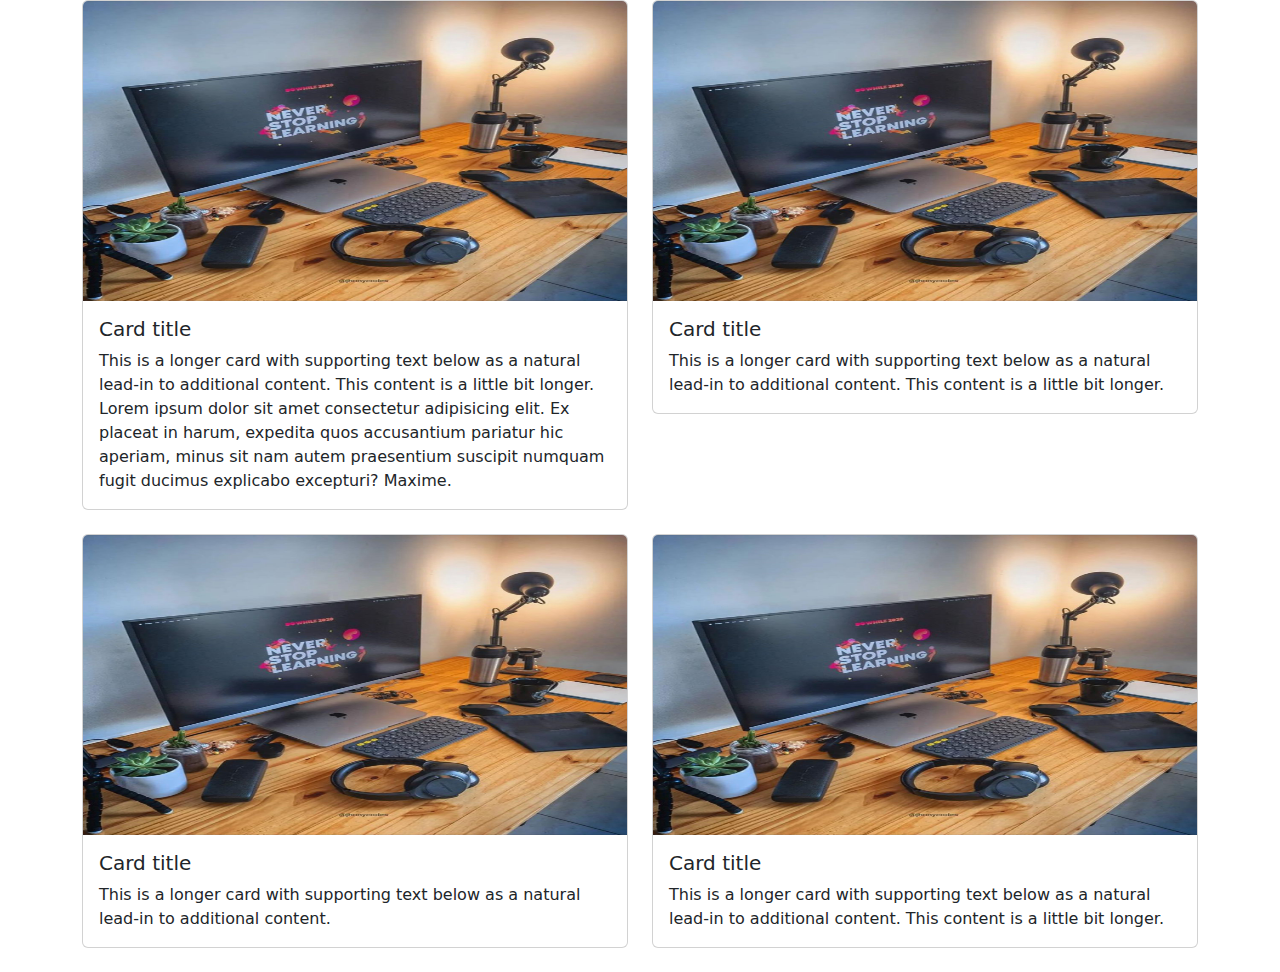
<file: index.html>
<!DOCTYPE html>
<html lang="en">
  <head>
    <meta charset="utf-8" />
    <meta name="viewport" content="width=device-width, initial-scale=1" />
    <title>Bootstrap demo</title>
    <link
      href="https://cdn.jsdelivr.net/npm/bootstrap@5.3.3/dist/css/bootstrap.min.css"
      rel="stylesheet"
      integrity="sha384-QWTKZyjpPEjISv5WaRU9OFeRpok6YctnYmDr5pNlyT2bRjXh0JMhjY6hW+ALEwIH"
      crossorigin="anonymous"
    />
  </head>
  <body>
    <div class="container">
      <div class="row row-cols-1 row-cols-md-2 g-4">
        <div class="col">
          <div class="card">
            <img src="code.jpeg" height="300" class="card-img-top" alt="..." />

            <div class="card-body">
              <h5 class="card-title">Card title</h5>
              <p class="card-text">
                This is a longer card with supporting text below as a natural
                lead-in to additional content. This content is a little bit
                longer. Lorem ipsum dolor sit amet consectetur adipisicing elit.
                Ex placeat in harum, expedita quos accusantium pariatur hic
                aperiam, minus sit nam autem praesentium suscipit numquam fugit
                ducimus explicabo excepturi? Maxime.
              </p>
            </div>
          </div>
        </div>
        <div class="col">
          <div class="card">
            <img src="code.jpeg" height="300" class="card-img-top" alt="..." />

            <div class="card-body">
              <h5 class="card-title">Card title</h5>
              <p class="card-text">
                This is a longer card with supporting text below as a natural
                lead-in to additional content. This content is a little bit
                longer.
              </p>
            </div>
          </div>
        </div>
        <div class="col">
          <div class="card">
            <img src="code.jpeg" height="300" class="card-img-top" alt="..." />
            <div class="card-body">
              <h5 class="card-title">Card title</h5>
              <p class="card-text">
                This is a longer card with supporting text below as a natural
                lead-in to additional content.
              </p>
            </div>
          </div>
        </div>
        <div class="col">
          <div class="card">
            <img src="code.jpeg" height="300" class="card-img-top" alt="..." />

            <div class="card-body">
              <h5 class="card-title">Card title</h5>
              <p class="card-text">
                This is a longer card with supporting text below as a natural
                lead-in to additional content. This content is a little bit
                longer.
              </p>
            </div>
          </div>
        </div>
      </div>
    </div>
    <script
      src="https://cdn.jsdelivr.net/npm/bootstrap@5.3.3/dist/js/bootstrap.bundle.min.js"
      integrity="sha384-YvpcrYf0tY3lHB60NNkmXc5s9fDVZLESaAA55NDzOxhy9GkcIdslK1eN7N6jIeHz"
      crossorigin="anonymous"
    ></script>
  </body>
</html>
</file>
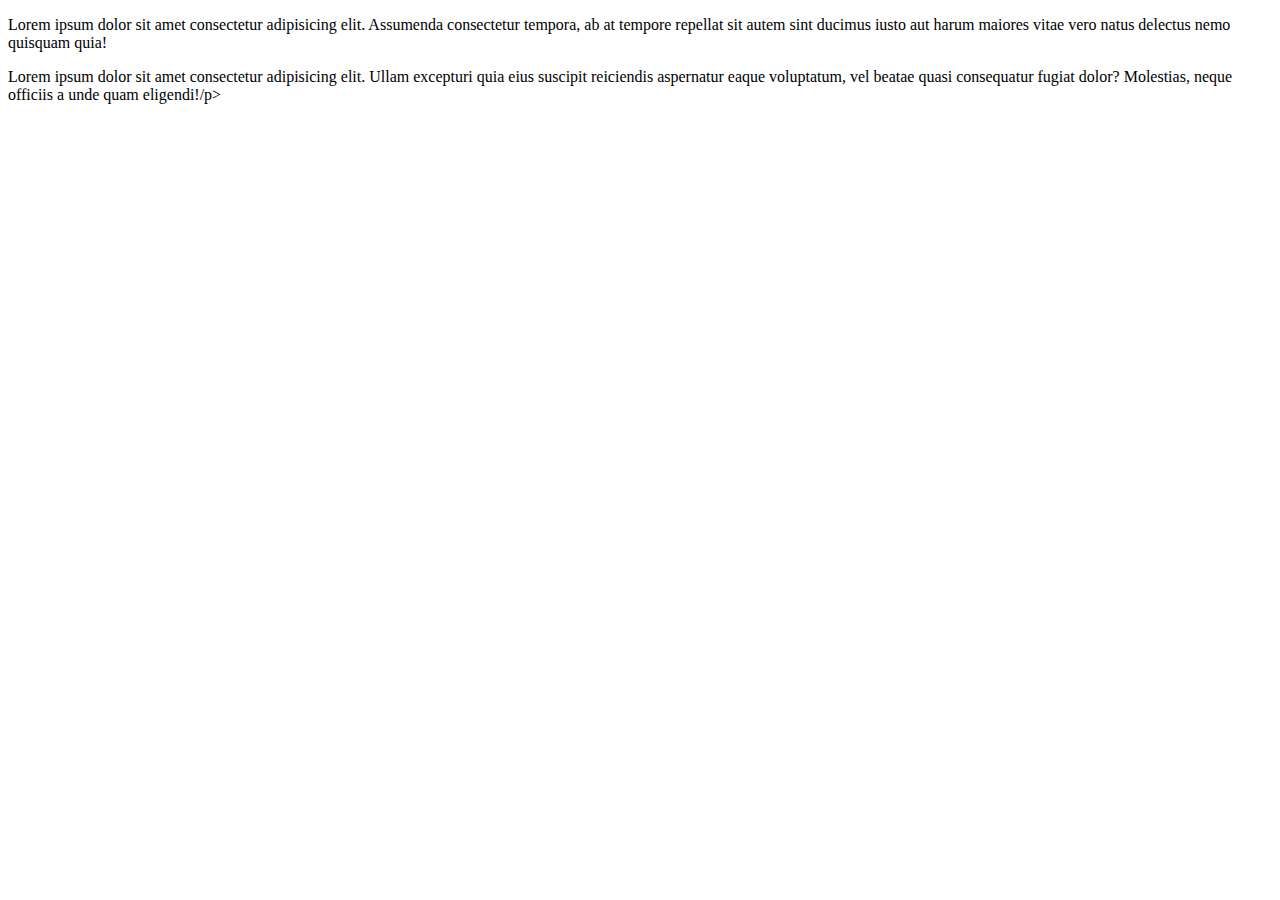
<file: about.html>
<!DOCTYPE html>
<html lang="en">
  <head>
    <meta charset="UTF-8" />
    <meta name="viewport" content="width=device-width, initial-scale=1.0" />
    <title>Document</title>

    <link rel="stylesheet" href="styles.css" />
  </head>
  <body>
    <p>
      Lorem ipsum dolor sit amet consectetur adipisicing elit. Assumenda
      consectetur tempora, ab at tempore repellat sit autem sint ducimus iusto
      aut harum maiores vitae vero natus delectus nemo quisquam quia!
    </p>

    <p>
      Lorem ipsum dolor sit amet consectetur adipisicing elit. Ullam excepturi
      quia eius suscipit reiciendis aspernatur eaque voluptatum, vel beatae
      quasi consequatur fugiat dolor? Molestias, neque officiis a unde quam
      eligendi!/p>
    </p>
  </body>
</html>
</file>
<file: styles.css>
button{
    border: none;
    background-color: dodgerblue;
    color: white;

    padding: 12px 23px;
    cursor: pointer;
    border-radius: 23px;
}


button:hover{
    background-color: tomato;
}


div{
    width: 100px;
    height: 100px;

    background-color: goldenrod;

    border-radius: 100%;
}


img{
    width: 100px;
    height: 100px;
    border-radius: 50%;
    border: 3px solid tomato;
}
</file>
